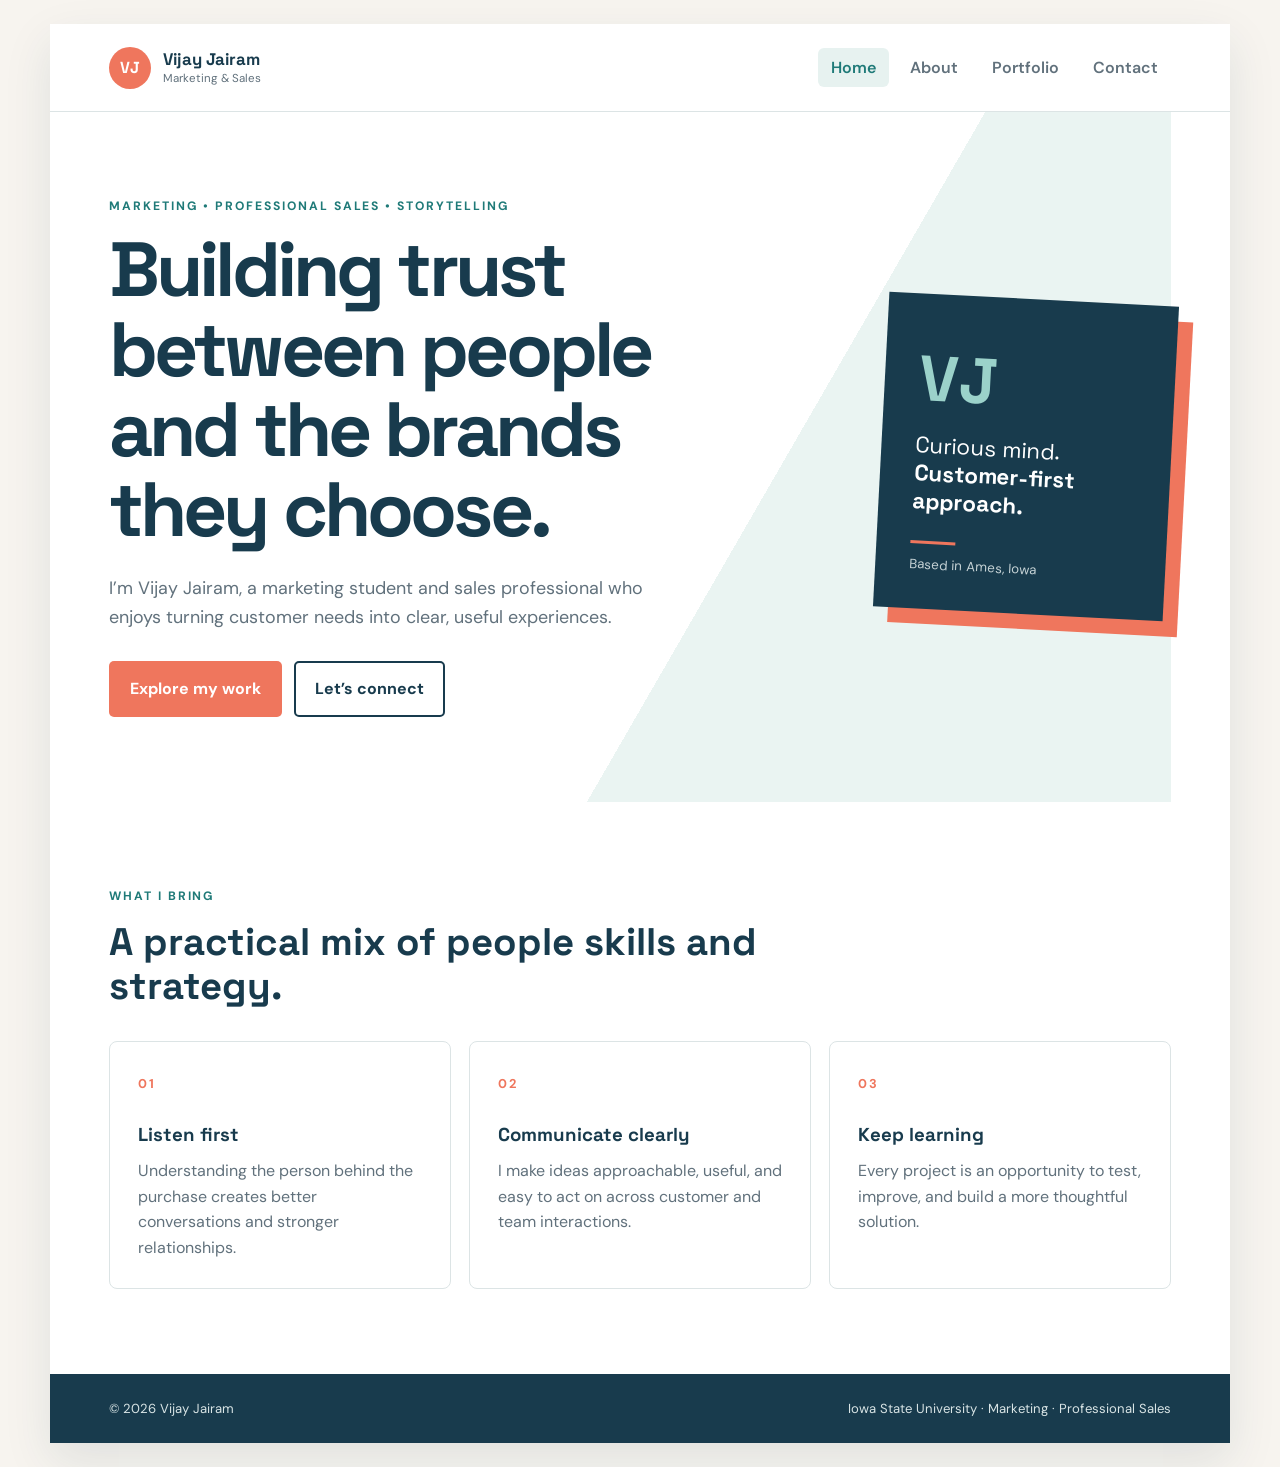
<file: index.html>
<!doctype html>
<html lang="en">
<head>
<meta charset="UTF-8"><meta name="viewport" content="width=device-width, initial-scale=1.0"><meta name="description" content="Vijay Jairam's marketing and professional sales portfolio."><title>Vijay Jairam | Marketing &amp; Sales</title><link rel="stylesheet" href="style.css"><script src="nav.js" defer></script>
</head>
<body><div class="site-shell"><div id="site-header"></div><main>
<section class="hero"><div><p class="eyebrow">Marketing • Professional Sales • Storytelling</p><h1>Building trust between people and the brands they choose.</h1><p class="hero-intro">I’m Vijay Jairam, a marketing student and sales professional who enjoys turning customer needs into clear, useful experiences.</p><div class="button-row"><a class="button button-primary" href="portfolio.html">Explore my work</a><a class="button button-secondary" href="contact.html">Let’s connect</a></div></div><div class="hero-card"><span class="hero-card-mark">VJ</span><p>Curious mind.<br><strong>Customer-first approach.</strong></p><span class="hero-card-line"></span><small>Based in Ames, Iowa</small></div></section>
<section class="section"><div class="section-heading"><p class="eyebrow">What I bring</p><h2>A practical mix of people skills and strategy.</h2></div><div class="card-grid three-up"><article class="info-card"><span class="card-number">01</span><h3>Listen first</h3><p>Understanding the person behind the purchase creates better conversations and stronger relationships.</p></article><article class="info-card"><span class="card-number">02</span><h3>Communicate clearly</h3><p>I make ideas approachable, useful, and easy to act on across customer and team interactions.</p></article><article class="info-card"><span class="card-number">03</span><h3>Keep learning</h3><p>Every project is an opportunity to test, improve, and build a more thoughtful solution.</p></article></div></section>
</main><div id="site-footer"></div></div></body></html>
</file>
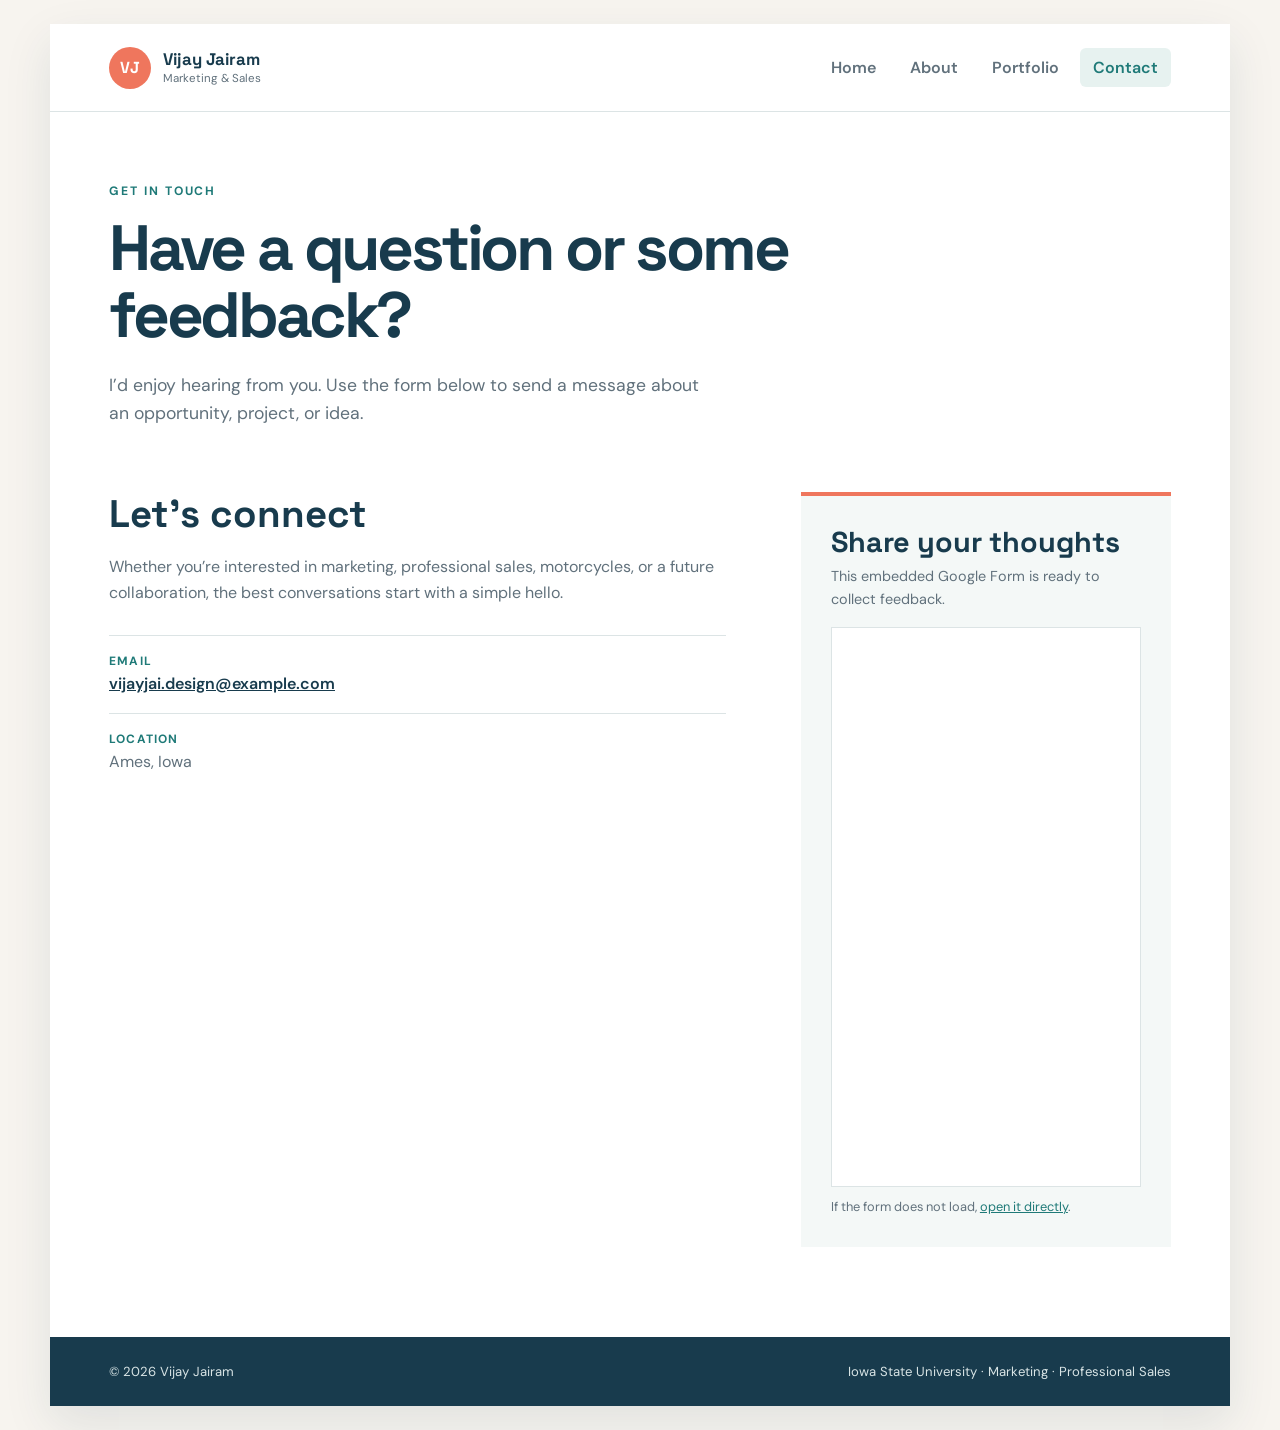
<file: contact.html>
<!doctype html>
<html lang="en"><head><meta charset="UTF-8"><meta name="viewport" content="width=device-width, initial-scale=1.0"><meta name="description" content="Contact Vijay Jairam and share feedback."><title>Contact | Vijay Jairam</title><link rel="stylesheet" href="style.css"><script src="nav.js" defer></script></head>
<body><div class="site-shell"><div id="site-header"></div><main class="page-main"><section class="page-intro"><p class="eyebrow">Get in touch</p><h1>Have a question or some feedback?</h1><p>I’d enjoy hearing from you. Use the form below to send a message about an opportunity, project, or idea.</p></section><section class="contact-layout"><div class="contact-copy"><h2>Let’s connect</h2><p>Whether you’re interested in marketing, professional sales, motorcycles, or a future collaboration, the best conversations start with a simple hello.</p><div class="contact-detail"><span>Email</span><a href="mailto:vijayjai.design@example.com">vijayjai.design@example.com</a></div><div class="contact-detail"><span>Location</span><p>Ames, Iowa</p></div></div><div class="form-card"><h2>Share your thoughts</h2><p class="form-note">This embedded Google Form is ready to collect feedback.</p><iframe title="Contact and feedback form" src="https://docs.google.com/forms/d/e/1FAIpQLSfXi2FLCpb-oqozOfrZYrl8wpZ9LeuNC-eysDFvLHWQnnNqhw/viewform?embedded=true" loading="lazy">Loading the form…</iframe><p class="form-fallback">If the form does not load, <a href="https://docs.google.com/forms/d/e/1FAIpQLSfXi2FLCpb-oqozOfrZYrl8wpZ9LeuNC-eysDFvLHWQnnNqhw/viewform" target="_blank" rel="noopener">open it directly</a>.</p></div></section></main><div id="site-footer"></div></div></body></html>
</file>
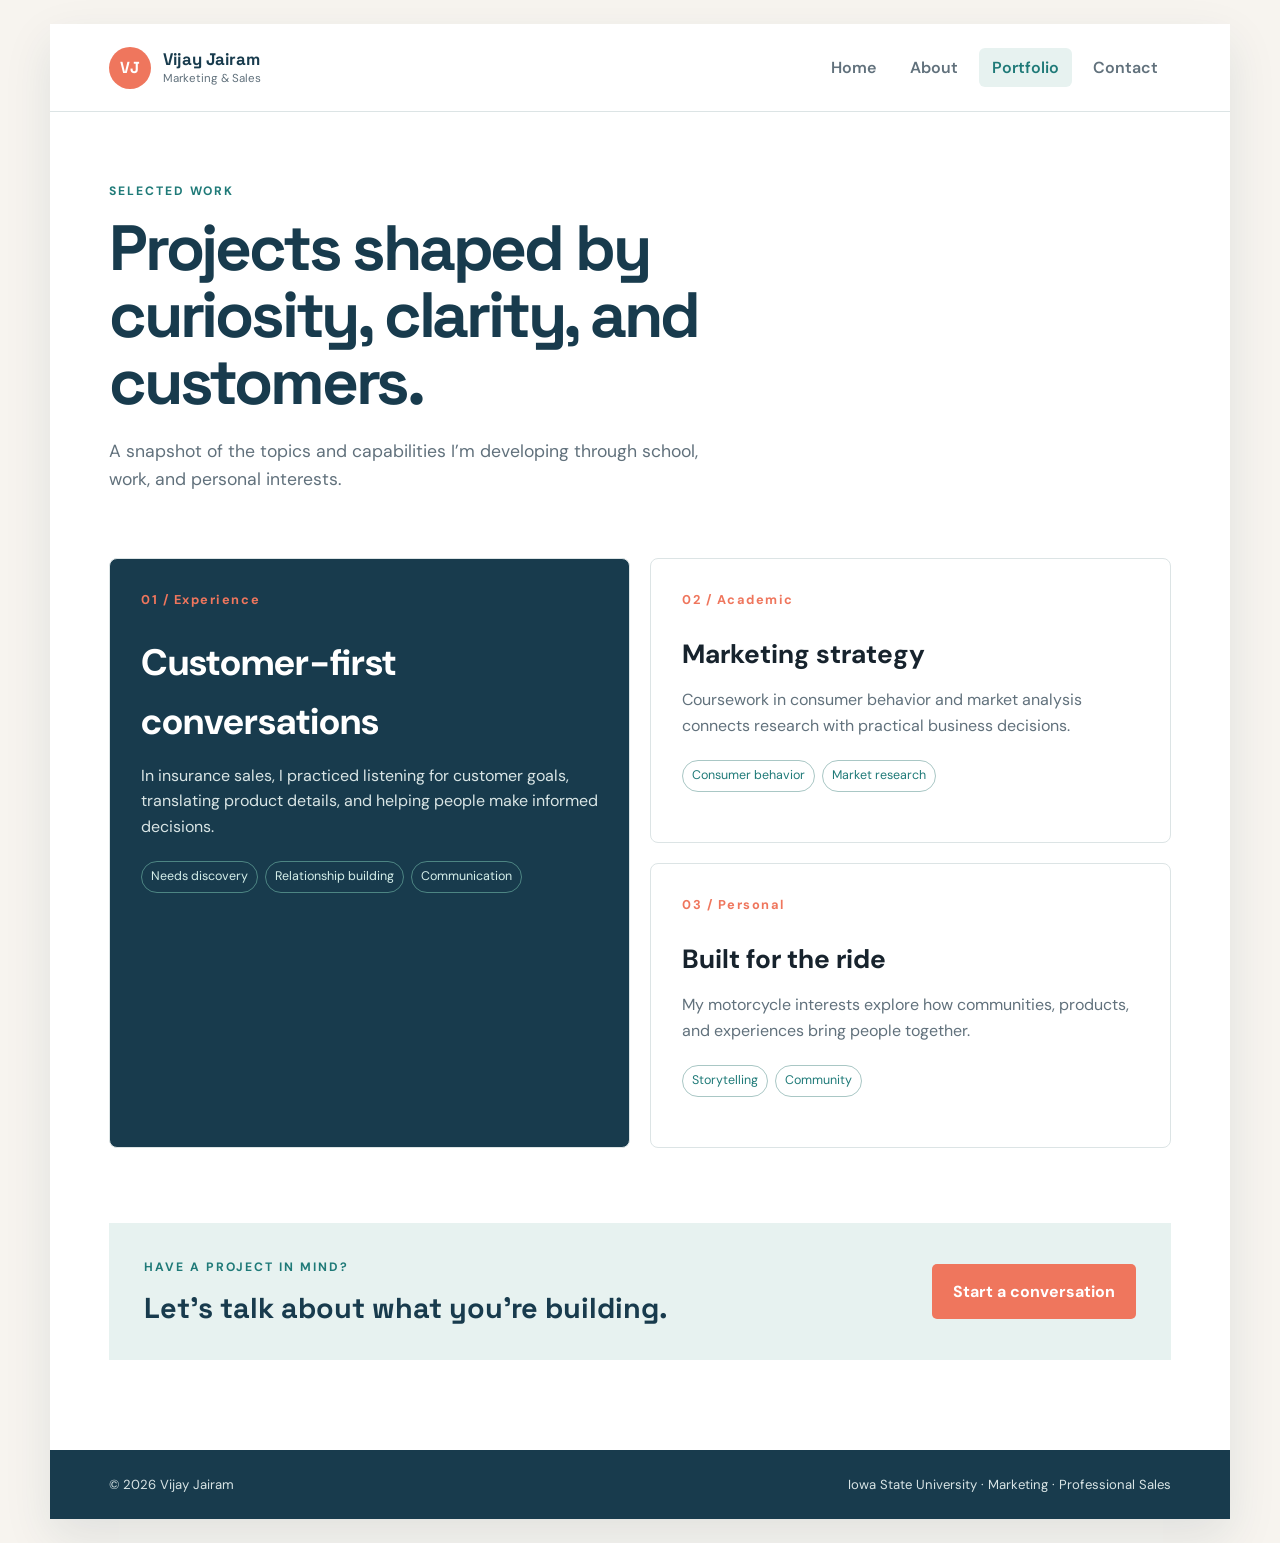
<file: portfolio.html>
<!doctype html>
<html lang="en"><head><meta charset="UTF-8"><meta name="viewport" content="width=device-width, initial-scale=1.0"><meta name="description" content="Selected portfolio work from Vijay Jairam."><title>Portfolio | Vijay Jairam</title><link rel="stylesheet" href="style.css"><script src="nav.js" defer></script></head>
<body><div class="site-shell"><div id="site-header"></div><main class="page-main"><section class="page-intro"><p class="eyebrow">Selected work</p><h1>Projects shaped by curiosity, clarity, and customers.</h1><p>A snapshot of the topics and capabilities I’m developing through school, work, and personal interests.</p></section><section class="portfolio-grid"><article class="project-card project-featured"><div class="project-tag">01 / Experience</div><h2>Customer-first conversations</h2><p>In insurance sales, I practiced listening for customer goals, translating product details, and helping people make informed decisions.</p><ul class="tag-list"><li>Needs discovery</li><li>Relationship building</li><li>Communication</li></ul></article><article class="project-card"><div class="project-tag">02 / Academic</div><h2>Marketing strategy</h2><p>Coursework in consumer behavior and market analysis connects research with practical business decisions.</p><ul class="tag-list"><li>Consumer behavior</li><li>Market research</li></ul></article><article class="project-card"><div class="project-tag">03 / Personal</div><h2>Built for the ride</h2><p>My motorcycle interests explore how communities, products, and experiences bring people together.</p><ul class="tag-list"><li>Storytelling</li><li>Community</li></ul></article></section><section class="callout"><div><p class="eyebrow">Have a project in mind?</p><h2>Let’s talk about what you’re building.</h2></div><a class="button button-primary" href="contact.html">Start a conversation</a></section></main><div id="site-footer"></div></div></body></html>
</file>
<file: style.css>
@import url('https://fonts.googleapis.com/css2?family=DM+Sans:wght@400;500;600;700&family=Space+Grotesk:wght@500;600;700&display=swap');
:root{--ink:#17232d;--muted:#61717c;--navy:#183b4d;--teal:#1f7a78;--coral:#ef765d;--cream:#f7f4ef;--white:#fff;--line:#dce4e5;--shadow:0 18px 45px rgba(24,59,77,.1)}*{box-sizing:border-box;margin:0;padding:0}html{scroll-behavior:smooth}body{background:var(--cream);color:var(--ink);font-family:'DM Sans',sans-serif;line-height:1.6}a{color:inherit}.site-shell{width:min(1180px,calc(100% - 40px));margin:24px auto;background:var(--white);box-shadow:var(--shadow);overflow:hidden}.site-header{min-height:88px;padding:20px 5%;display:flex;align-items:center;justify-content:space-between;gap:24px;border-bottom:1px solid var(--line)}.brand{display:flex;align-items:center;gap:12px;text-decoration:none;color:var(--navy)}.brand-mark{display:grid;place-items:center;width:42px;height:42px;border-radius:50%;background:var(--coral);color:#fff;font-family:'Space Grotesk';font-weight:700}.brand strong,.brand small{display:block;line-height:1.2}.brand strong{font-family:'Space Grotesk';font-size:1.05rem}.brand small{color:var(--muted);font-size:.72rem;margin-top:3px}.main-nav ul{display:flex;gap:8px;list-style:none}.main-nav a{color:var(--muted);text-decoration:none;padding:9px 13px;border-radius:6px;font-weight:600;transition:.2s ease}.main-nav a:hover,.main-nav a:focus-visible,.main-nav a[aria-current=page]{background:#e7f2f0;color:var(--teal)}main{padding:0 5%}.hero{min-height:500px;padding:85px 0;display:grid;grid-template-columns:1.3fr .7fr;gap:60px;align-items:center;background:linear-gradient(120deg,#fff 60%,#eaf4f2 60%)}.eyebrow{color:var(--teal);font-size:.76rem;font-weight:700;letter-spacing:.16em;text-transform:uppercase;margin-bottom:14px}.hero h1,.page-intro h1{max-width:720px;color:var(--navy);font-family:'Space Grotesk';font-size:clamp(2.5rem,6vw,5rem);line-height:1.04;letter-spacing:-.05em}.hero-intro{max-width:570px;margin:24px 0 30px;color:var(--muted);font-size:1.12rem}.button-row{display:flex;flex-wrap:wrap;gap:12px}.button{display:inline-block;padding:13px 19px;border:2px solid transparent;border-radius:5px;font-weight:700;text-decoration:none;transition:.2s ease}.button-primary{background:var(--coral);color:#fff}.button-primary:hover,.button-primary:focus-visible{background:#d95e49;transform:translateY(-2px)}.button-secondary{border-color:var(--navy);color:var(--navy)}.button-secondary:hover,.button-secondary:focus-visible{background:var(--navy);color:#fff}.hero-card{justify-self:end;width:min(290px,100%);min-height:315px;padding:34px;display:flex;flex-direction:column;justify-content:flex-end;background:var(--navy);color:#fff;transform:rotate(3deg);box-shadow:15px 15px 0 var(--coral)}.hero-card-mark{align-self:flex-start;margin-bottom:auto;color:#9bd2ca;font-family:'Space Grotesk';font-size:4rem;font-weight:700}.hero-card p{font-family:'Space Grotesk';font-size:1.4rem;line-height:1.25}.hero-card-line{width:45px;height:3px;margin:25px 0 10px;background:var(--coral)}.hero-card small{color:#c5d2d5}.section{padding:85px 0}.section-heading{max-width:650px;margin-bottom:32px}.section h2,.split-section h2,.callout h2,.content-grid h2,.contact-layout h2{color:var(--navy);font-family:'Space Grotesk';font-size:clamp(1.8rem,3vw,2.7rem);line-height:1.15}.card-grid{display:grid;gap:18px}.three-up{grid-template-columns:repeat(3,1fr)}.info-card{padding:28px;border:1px solid var(--line);border-radius:8px}.info-card:hover{border-color:var(--teal);box-shadow:var(--shadow)}.card-number,.project-tag{color:var(--coral);font-weight:700;font-size:.8rem;letter-spacing:.12em}.info-card h3{margin:25px 0 8px;font-family:'Space Grotesk';color:var(--navy)}.info-card p,.prose p,.project-card p,.contact-copy p{color:var(--muted)}.split-section{display:grid;grid-template-columns:1fr 1fr;gap:70px;padding:70px 0;border-top:1px solid var(--line)}.split-section p:not(.eyebrow){color:var(--muted);margin-bottom:20px}.text-link{color:var(--teal);font-weight:700;text-decoration:none}.text-link:hover{color:var(--coral)}.page-main{padding-top:70px;padding-bottom:90px}.page-intro{max-width:760px;padding-bottom:65px}.page-intro h1{font-size:clamp(2.4rem,5vw,4.4rem)}.page-intro>p:last-child{max-width:600px;margin-top:22px;color:var(--muted);font-size:1.1rem}.content-grid,.contact-layout{display:grid;grid-template-columns:1.25fr .75fr;gap:75px}.prose h2{margin:35px 0 12px;font-size:1.7rem}.prose h2:first-child{margin-top:0}.prose p{max-width:650px;margin-bottom:18px}.detail-panel,.form-card{padding:30px;border-top:4px solid var(--coral);background:#f4f8f7}.detail-panel dl{margin-top:22px}.detail-panel dt{margin-top:18px;color:var(--teal);font-size:.75rem;font-weight:700;letter-spacing:.1em;text-transform:uppercase}.detail-panel dd{color:var(--navy);font-weight:600}.portfolio-grid{display:grid;grid-template-columns:repeat(2,1fr);gap:20px}.project-card{padding:31px;min-height:285px;border:1px solid var(--line);border-radius:8px}.project-card h2{margin:22px 0 12px;font-size:1.65rem}.project-card p{margin-bottom:22px}.project-featured{background:var(--navy);color:#fff;grid-row:span 2}.project-featured h2{color:#fff;font-size:2.3rem}.project-featured p{color:#d9e5e5}.tag-list{display:flex;flex-wrap:wrap;gap:7px;list-style:none}.tag-list li{padding:5px 9px;border:1px solid #a9c7c5;border-radius:30px;color:var(--teal);font-size:.78rem}.project-featured .tag-list li{color:#d5efea;border-color:#4d8583}.callout{display:flex;justify-content:space-between;align-items:center;gap:25px;margin-top:75px;padding:35px;background:#e7f2f0}.callout h2{font-size:1.8rem}.contact-copy>p{margin:18px 0 30px}.contact-detail{padding:16px 0;border-top:1px solid var(--line)}.contact-detail span{display:block;color:var(--teal);font-size:.75rem;font-weight:700;letter-spacing:.1em;text-transform:uppercase}.contact-detail a{color:var(--navy);font-weight:600}.form-card h2{font-size:1.8rem}.form-note{color:var(--muted);font-size:.9rem;margin:6px 0 16px}.form-card iframe{display:block;width:100%;min-height:560px;border:1px solid var(--line);background:#fff}.form-fallback{margin-top:10px;color:var(--muted);font-size:.8rem}.form-fallback a{color:var(--teal)}.site-footer{display:flex;justify-content:space-between;gap:20px;padding:24px 5%;background:var(--navy);color:#d8e4e5;font-size:.82rem}@media(max-width:760px){.site-shell{width:100%;margin:0}.site-header{align-items:flex-start;flex-direction:column}.main-nav,.main-nav ul{width:100%}.main-nav ul{flex-wrap:wrap;gap:4px}.main-nav a{display:block;padding:7px 9px}.hero{grid-template-columns:1fr;padding:60px 0;background:linear-gradient(150deg,#fff 70%,#eaf4f2 70%)}.hero-card{justify-self:start;min-height:250px}.three-up,.split-section,.content-grid,.contact-layout,.portfolio-grid{grid-template-columns:1fr}.project-featured{grid-row:auto}.callout,.site-footer{align-items:flex-start;flex-direction:column}.page-main{padding-top:50px;padding-bottom:60px}}
</file>
